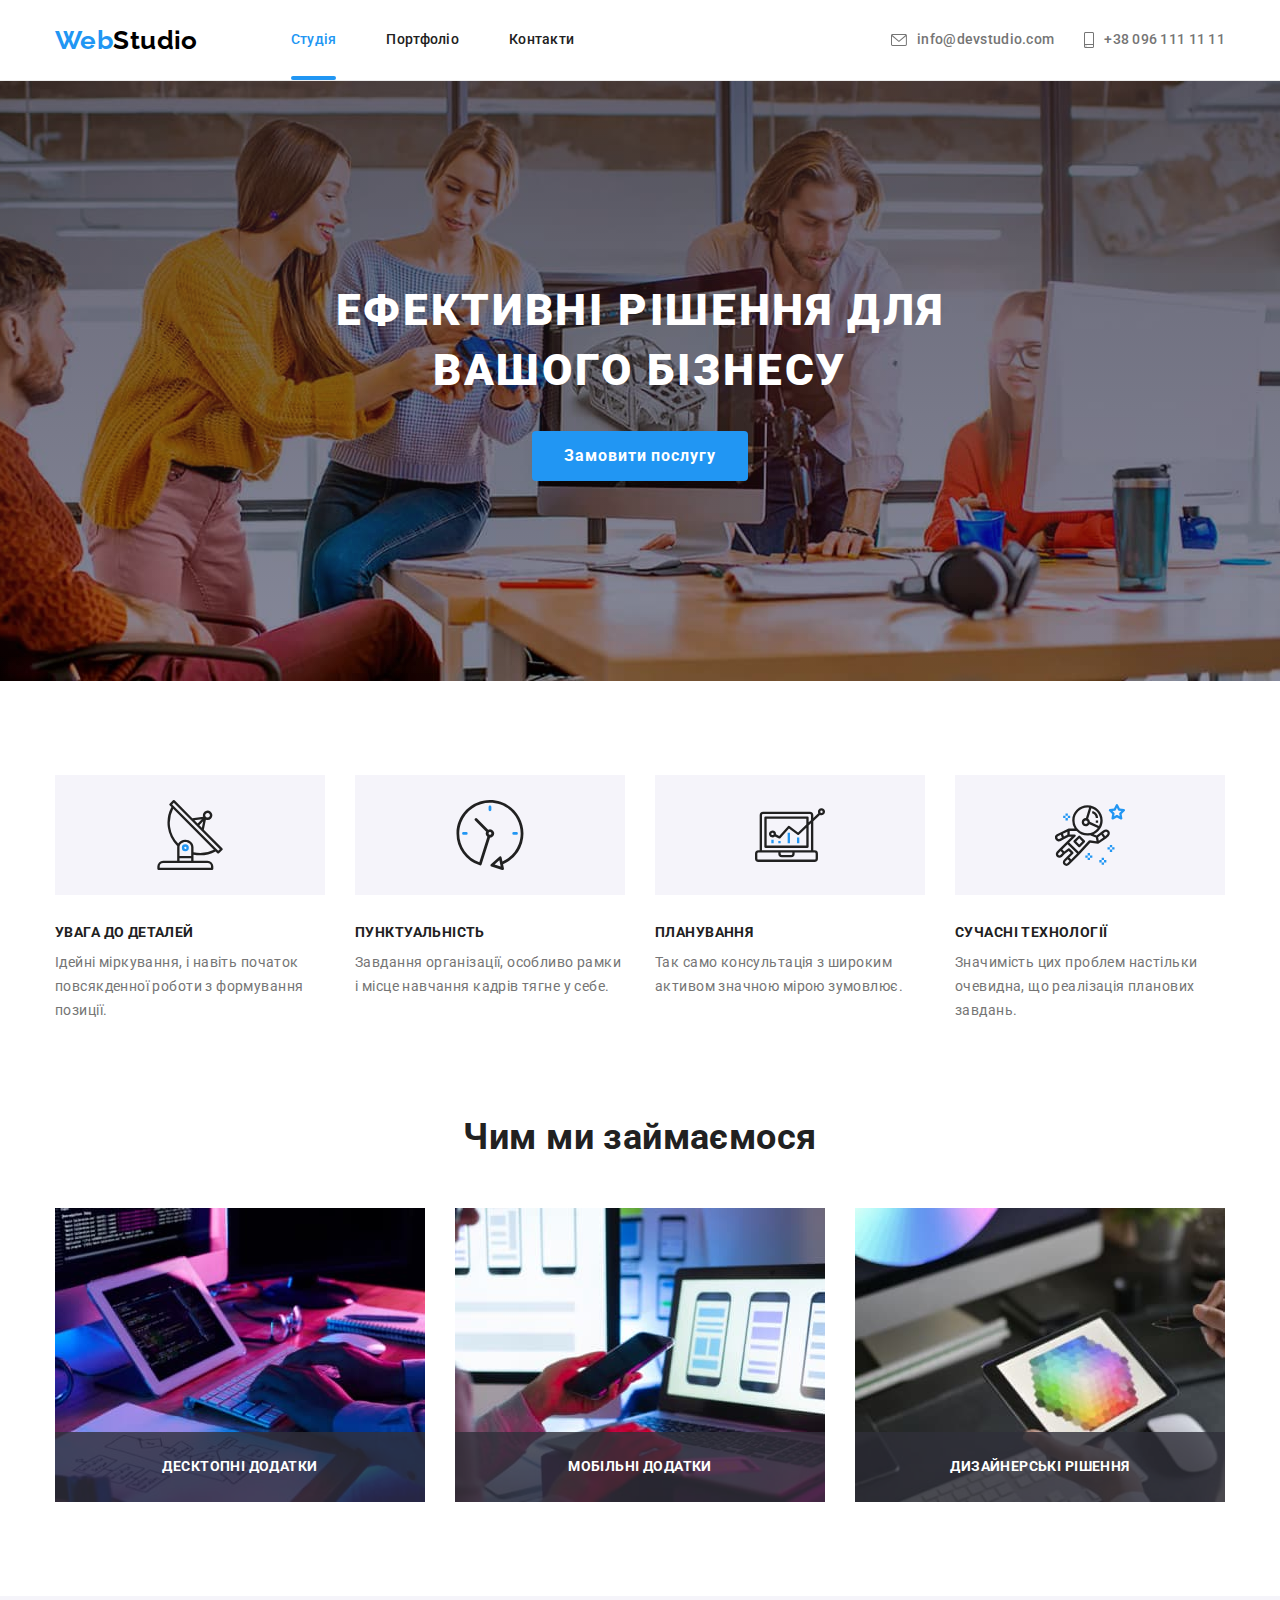
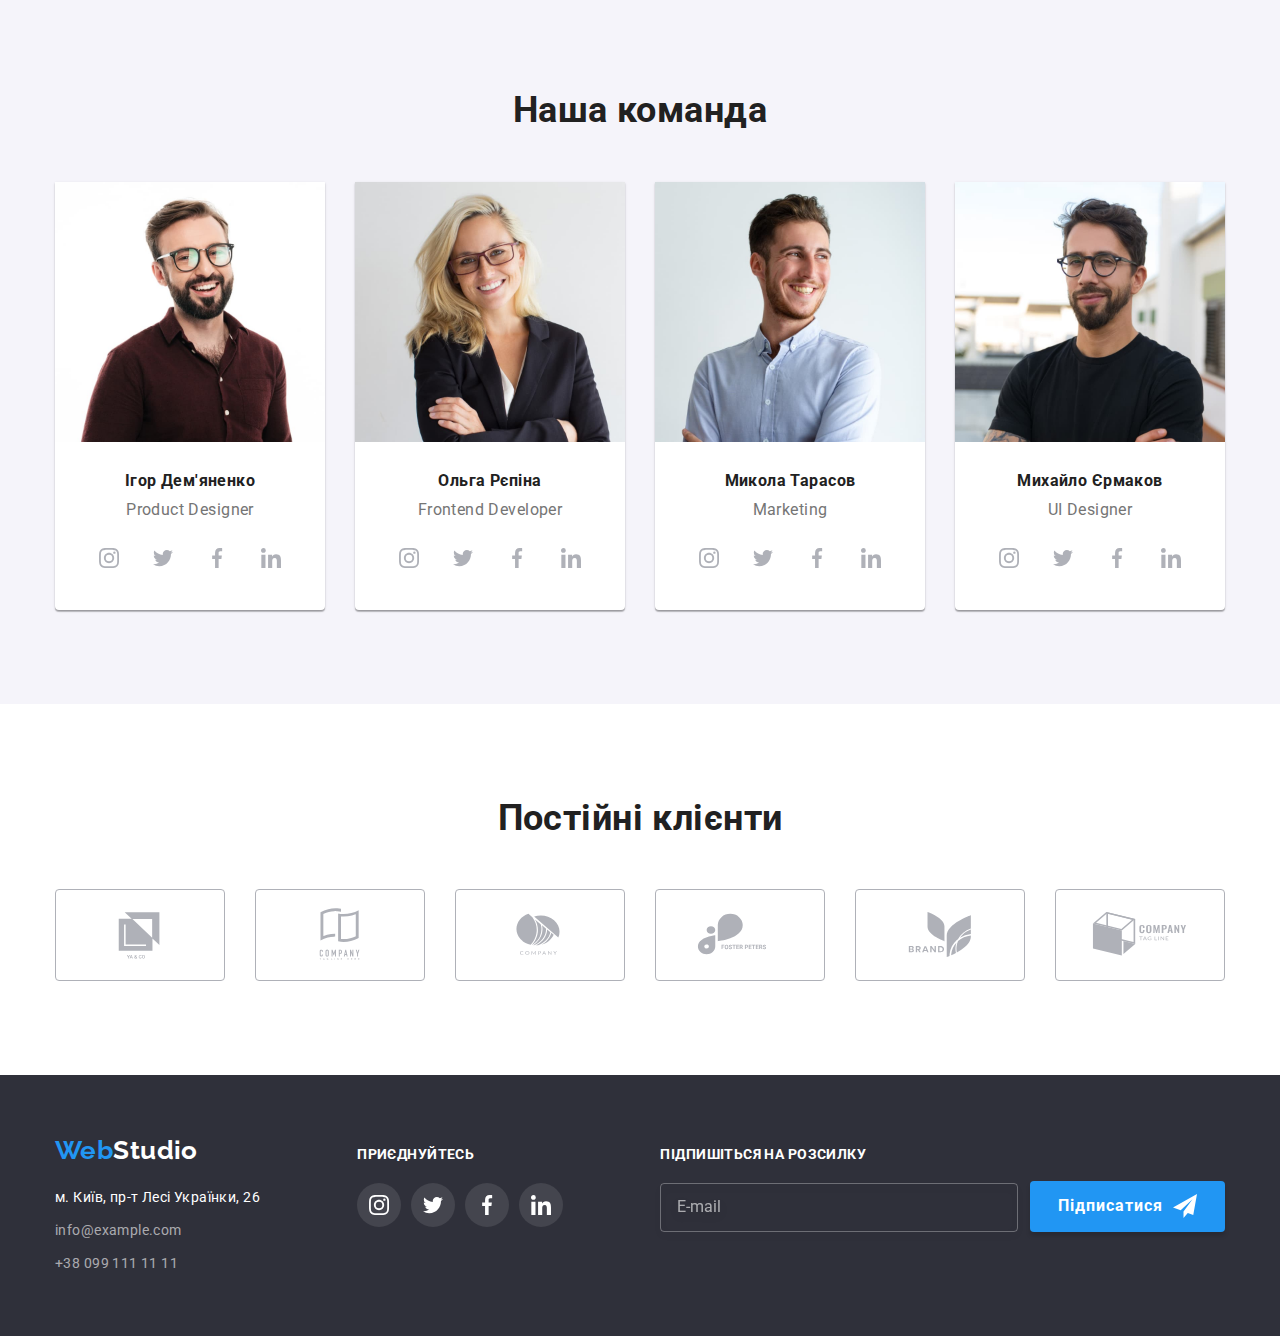
<file: index.html>
<!DOCTYPE html>
<html lang="uk">
  <head>
    <meta charset="UTF-8" />
    <meta http-equiv="X-UA-Compatible" content="IE=edge" />
    <meta name="viewport" content="width=device-width, initial-scale=1.0" />
    <meta name="description" content="Веб-студія з прикладами робіт" />
    <title>Веб-студія</title>
    <link rel="preconnect" href="https://fonts.googleapis.com" />
    <link rel="preconnect" href="https://fonts.gstatic.com" crossorigin />
    <link
      href="https://fonts.googleapis.com/css2?family=Raleway:wght@700&family=Roboto:wght@400;500;700;900&display=swap"
      rel="stylesheet"
    />
    <link
      rel="stylesheet"
      href="https://cdnjs.cloudflare.com/ajax/libs/modern-normalize/1.1.0/modern-normalize.min.css"
    />
    <link rel="stylesheet" href="./css/styles.css" />
  </head>
  <body>
    <!-- Header -->
    <header class="header">
      <div class="container">
        <div class="header-flex-container">
          <nav class="site-nav">
            <a class="link logo" href="./index.html">Web<span class="logo-header">Studio</span></a>
            <ul class="list site-nav__list">
              <li class="site-nav__item">
                <a class="link site-nav-link current-link" href="./index.html">Студія</a>
              </li>
              <li class="site-nav__item">
                <a class="link site-nav-link" href="./portfolio.html">Портфоліо</a>
              </li>
              <li class="site-nav__item">
                <a class="link site-nav-link" href="">Контакти</a>
              </li>
            </ul>
          </nav>
          <ul class="list header-contacts">
            <li class="header-contacts__item">
              <a class="link header-contacts-link" href="malito:info@devstudio.com"
                ><svg class="header-contacts__icon" width="16" height="12">
                  <use href="./images/symbol-defs.svg#icon-envelope"></use>
                </svg>
                info@devstudio.com</a
              >
            </li>
            <li class="header-contacts__item">
              <a class="link header-contacts-link" href="tel:+380961111111">
                <svg
                  class="header-contacts__icon header-contacts__icon-vertical"
                  width="10"
                  height="16"
                >
                  <use href="./images/symbol-defs.svg#icon-smartphone"></use>
                </svg>
                +38 096 111 11 11</a
              >
            </li>
          </ul>
        </div>
      </div>
    </header>
    <main>
      <!-- Hero -->
      <section class="hero">
        <div class="container">
          <h1 class="hero-title">Ефективні рішення для вашого бізнесу</h1>
          <button class="hero-btn" type="button" data-modal-open>Замовити послугу</button>
        </div>
      </section>
      <!-- Features -->
      <section class="features section">
        <div class="container">
          <h2 class="visually-hidden">Наші особливості</h2>
          <ul class="list features-list">
            <li class="features-item">
              <div class="wrapper-features-icon">
                <svg class="features-icon" width="70" height="70">
                  <use href="./images/symbol-defs.svg#icon-antenna"></use>
                </svg>
              </div>
              <h3 class="features-title">Увага до деталей</h3>
              <p class="features-text">
                Ідейні міркування, і навіть початок повсякденної роботи з формування позиції.
              </p>
            </li>
            <li class="features-item">
              <div class="wrapper-features-icon">
                <svg class="features-icon" width="70" height="70">
                  <use href="./images/symbol-defs.svg#icon-clock"></use>
                </svg>
              </div>
              <h3 class="features-title">Пунктуальність</h3>
              <p class="features-text">
                Завдання організації, особливо рамки і місце навчання кадрів тягне у себе.
              </p>
            </li>
            <li class="features-item">
              <div class="wrapper-features-icon">
                <svg class="features-icon" width="70" height="70">
                  <use href="./images/symbol-defs.svg#icon-diagram"></use>
                </svg>
              </div>
              <h3 class="features-title">Планування</h3>
              <p class="features-text">
                Так само консультація з широким активом значною мірою зумовлює.
              </p>
            </li>
            <li class="features-item">
              <div class="wrapper-features-icon">
                <svg class="features-icon" width="70" height="70">
                  <use href="./images/symbol-defs.svg#icon-astronaut"></use>
                </svg>
              </div>
              <h3 class="features-title">Сучасні технології</h3>
              <p class="features-text">
                Значимість цих проблем настільки очевидна, що реалізація планових завдань.
              </p>
            </li>
          </ul>
        </div>
      </section>
      <!-- Чим займаємось -->
      <section class="projects">
        <div class="container">
          <h2 class="section-title">Чим ми займаємося</h2>
          <ul class="list projects-list">
            <li class="projects-item">
              <div class="thumb-projects">
                <img
                  src="./images/image-1.jpg"
                  alt="людина набирає текст на клавіатурі"
                  width="370"
                  height="294"
                />
                <p class="projects-list-text">Десктопні додатки</p>
              </div>
            </li>
            <li class="projects-item">
              <div class="thumb-projects">
                <img
                  src="./images/image-2.jpg"
                  alt="людина тримає телефон перед єкраном ноутбука"
                  width="370"
                  height="294"
                />
                <p class="projects-list-text">Мобільні додатки</p>
              </div>
            </li>
            <li class="projects-item">
              <div class="thumb-projects">
                <img
                  src="./images/image-3.jpg"
                  alt="людина тримає планшет в руках"
                  width="370"
                  height="294"
                />
                <p class="projects-list-text">Дизайнерські рішення</p>
              </div>
            </li>
          </ul>
        </div>
      </section>
      <!-- Our team -->
      <section class="team section">
        <div class="container">
          <h2 class="section-title">Наша команда</h2>
          <ul class="list team-list">
            <li class="team-item">
              <img
                src="./images/men-1.jpg"
                alt="чолвік в окулярах і сорочці"
                width="270"
                height="260"
              />
              <div class="wrapper-team">
                <h3 class="team-list-title">Ігор Дем'яненко</h3>
                <p class="team-list-text" lang="en">Product Designer</p>
                <ul class="team-list-icon list">
                  <li class="team-item-icon">
                    <a class="team-link-icon link" href="" aria-label="instagram">
                      <svg class="team-icon" width="20" height="20" viewBox="0 0 32 32">
                        <use href="./images/symbol-defs.svg#icon-instagram"></use>
                      </svg>
                    </a>
                  </li>
                  <li class="team-item-icon">
                    <a class="team-link-icon link" href="" aria-label="twitter">
                      <svg class="team-icon" width="20" height="20" viewBox="0 0 32 32">
                        <use href="./images/symbol-defs.svg#icon-twitter"></use>
                      </svg>
                    </a>
                  </li>
                  <li class="team-item-icon">
                    <a class="team-link-icon link" href="" aria-label="facebook">
                      <svg class="team-icon" width="20" height="20" viewBox="0 0 32 32">
                        <use href="./images/symbol-defs.svg#icon-facebook"></use>
                      </svg>
                    </a>
                  </li>
                  <li class="team-item-icon">
                    <a class="team-link-icon link" href="" aria-label="linkedin">
                      <svg class="team-icon" width="20" height="20" viewBox="0 0 32 32">
                        <use href="./images/symbol-defs.svg#icon-linkedin"></use>
                      </svg>
                    </a>
                  </li>
                </ul>
              </div>
            </li>
            <li class="team-item">
              <img src="./images/women-2.jpg" alt="дівчина в окулярах" width="270" height="260" />
              <div class="wrapper-team">
                <h3 class="team-list-title">Ольга Рєпіна</h3>
                <p class="team-list-text" lang="en">Frontend Developer</p>
                <ul class="team-list-icon list">
                  <li class="team-item-icon">
                    <a class="team-link-icon link" href="" aria-label="instagram">
                      <svg class="team-icon" width="20" height="20" viewBox="0 0 32 32">
                        <use href="./images/symbol-defs.svg#icon-instagram"></use>
                      </svg>
                    </a>
                  </li>
                  <li class="team-item-icon">
                    <a class="team-link-icon link" href="" aria-label="twitter">
                      <svg class="team-icon" width="20" height="20" viewBox="0 0 32 32">
                        <use href="./images/symbol-defs.svg#icon-twitter"></use>
                      </svg>
                    </a>
                  </li>
                  <li class="team-item-icon">
                    <a class="team-link-icon link" href="" aria-label="facebook">
                      <svg class="team-icon" width="20" height="20" viewBox="0 0 32 32">
                        <use href="./images/symbol-defs.svg#icon-facebook"></use>
                      </svg>
                    </a>
                  </li>
                  <li class="team-item-icon">
                    <a class="team-link-icon link" href="" aria-label="linkedin">
                      <svg class="team-icon" width="20" height="20" viewBox="0 0 32 32">
                        <use href="./images/symbol-defs.svg#icon-linkedin"></use>
                      </svg>
                    </a>
                  </li>
                </ul>
              </div>
            </li>
            <li class="team-item">
              <img
                src="./images/men-3.jpg"
                alt="чоловік в синій сорочці"
                width="270"
                height="260"
              />
              <div class="wrapper-team">
                <h3 class="team-list-title">Микола Тарасов</h3>
                <p class="team-list-text" lang="en">Marketing</p>
                <ul class="team-list-icon list">
                  <li class="team-item-icon">
                    <a class="team-link-icon link" href="" aria-label="instagram">
                      <svg class="team-icon" width="20" height="20" viewBox="0 0 32 32">
                        <use href="./images/symbol-defs.svg#icon-instagram"></use>
                      </svg>
                    </a>
                  </li>
                  <li class="team-item-icon">
                    <a class="team-link-icon link" href="" aria-label="twitter">
                      <svg class="team-icon" width="20" height="20" viewBox="0 0 32 32">
                        <use href="./images/symbol-defs.svg#icon-twitter"></use>
                      </svg>
                    </a>
                  </li>
                  <li class="team-item-icon">
                    <a class="team-link-icon link" href="" aria-label="facebook">
                      <svg class="team-icon" width="20" height="20" viewBox="0 0 32 32">
                        <use href="./images/symbol-defs.svg#icon-facebook"></use>
                      </svg>
                    </a>
                  </li>
                  <li class="team-item-icon">
                    <a class="team-link-icon link" href="" aria-label="linkedin">
                      <svg class="team-icon" width="20" height="20" viewBox="0 0 32 32">
                        <use href="./images/symbol-defs.svg#icon-linkedin"></use>
                      </svg>
                    </a>
                  </li>
                </ul>
              </div>
            </li>
            <li class="team-item">
              <img
                src="./images/men-4.jpg"
                alt="чоловік в окулярах і чорній футболці"
                width="270"
                height="260"
              />
              <div class="wrapper-team">
                <h3 class="team-list-title">Михайло Єрмаков</h3>
                <p class="team-list-text" lang="en">UI Designer</p>
                <ul class="team-list-icon list">
                  <li class="team-item-icon">
                    <a class="team-link-icon link" href="" aria-label="instagram">
                      <svg class="team-icon" width="20" height="20" viewBox="0 0 32 32">
                        <use href="./images/symbol-defs.svg#icon-instagram"></use>
                      </svg>
                    </a>
                  </li>
                  <li class="team-item-icon">
                    <a class="team-link-icon link" href="" aria-label="twitter">
                      <svg class="team-icon" width="20" height="20" viewBox="0 0 32 32">
                        <use href="./images/symbol-defs.svg#icon-twitter"></use>
                      </svg>
                    </a>
                  </li>
                  <li class="team-item-icon">
                    <a class="team-link-icon link" href="" aria-label="facebook">
                      <svg class="team-icon" width="20" height="20" viewBox="0 0 32 32">
                        <use href="./images/symbol-defs.svg#icon-facebook"></use>
                      </svg>
                    </a>
                  </li>
                  <li class="team-item-icon">
                    <a class="team-link-icon link" href="" aria-label="linkedin">
                      <svg class="team-icon" width="20" height="20" viewBox="0 0 32 32">
                        <use href="./images/symbol-defs.svg#icon-linkedin"></use>
                      </svg>
                    </a>
                  </li>
                </ul>
              </div>
            </li>
          </ul>
        </div>
      </section>
      <!-- Clients -->
      <section class="clients section">
        <div class="container">
          <h2 class="section-title">Постійні клієнти</h2>
          <ul class="clients-list list">
            <li class="clients-item">
              <a lang="en" class="clients-link" href="" aria-label="company YA & CO">
                <svg class="clients-icon" width="106" height="60">
                  <use href="./images/symbol-defs.svg#icon-client-1"></use>
                </svg>
              </a>
            </li>
            <li class="clients-item">
              <a lang="en" class="clients-link" href="" aria-label="company Tagline here">
                <svg class="clients-icon" width="106" height="60">
                  <use href="./images/symbol-defs.svg#icon-client-2"></use>
                </svg>
              </a>
            </li>
            <li class="clients-item">
              <a lang="en" class="clients-link" href="" aria-label="company">
                <svg class="clients-icon" width="106" height="60">
                  <use href="./images/symbol-defs.svg#icon-client-3"></use>
                </svg>
              </a>
            </li>
            <li class="clients-item">
              <a lang="en" class="clients-link" href="" aria-label="company FOSTER PETERS">
                <svg class="clients-icon" width="106" height="60">
                  <use href="./images/symbol-defs.svg#icon-client-4"></use>
                </svg>
              </a>
            </li>
            <li class="clients-item">
              <a lang="en" class="clients-link" href="" aria-label="company Brand">
                <svg class="clients-icon" width="106" height="60">
                  <use href="./images/symbol-defs.svg#icon-client-5"></use>
                </svg>
              </a>
            </li>
            <li class="clients-item">
              <a lang="en" class="clients-link" href="" aria-label="company Tag Line">
                <svg class="clients-icon" width="106" height="60">
                  <use href="./images/symbol-defs.svg#icon-client-6"></use>
                </svg>
              </a>
            </li>
          </ul>
        </div>
      </section>
    </main>
    <!-- Footer -->
    <footer class="footer">
      <div class="container">
        <div class="wrapper-footer-address">
          <a class="link logo" href="./index.html">Web<span class="logo-footer">Studio</span> </a>
          <address class="footer-address">
            <ul class="list footer-list">
              <li class="footer-item">
                <a
                  class="link footer-link footer-address-link"
                  href="https://goo.gl/maps/osZWfCpVYim8cWyT9"
                  rel="noopener noreferrer nofollow"
                  target="_blank"
                  >м. Київ, пр-т Лесі Українки, 26</a
                >
              </li>
              <li class="footer-item">
                <a class="link footer-link" href="mailto:info@example.com">info@example.com</a>
              </li>
              <li class="footer-item">
                <a class="link footer-link" href="tel:+380991111111">+38 099 111 11 11</a>
              </li>
            </ul>
          </address>
        </div>
        <div class="wpapper-list-icon">
          <h2 class="footer-title">приєднуйтесь</h2>
          <ul class="footer-list-icon list">
            <li class="footer-item-icon">
              <a class="footer-link-icon" href="">
                <svg class="footer-icon" width="20" height="20">
                  <use href="./images/symbol-defs.svg#icon-instagram"></use>
                </svg>
              </a>
            </li>
            <li class="footer-item-icon">
              <a class="footer-link-icon" href="">
                <svg class="footer-icon" width="20" height="20">
                  <use href="./images/symbol-defs.svg#icon-twitter"></use>
                </svg>
              </a>
            </li>
            <li class="footer-item-icon">
              <a class="footer-link-icon" href="">
                <svg class="footer-icon" width="20" height="20">
                  <use href="./images/symbol-defs.svg#icon-facebook"></use>
                </svg>
              </a>
            </li>
            <li class="footer-item-icon">
              <a class="footer-link-icon" href="">
                <svg class="footer-icon" width="20" height="20">
                  <use href="./images/symbol-defs.svg#icon-linkedin"></use>
                </svg>
              </a>
            </li>
          </ul>
        </div>
        <form class="footer-form">
          <label class="footer-form-label">
            <b class="footer-form-text">Підпишіться на розсилку</b>
            <input class="footer-form-input" type="email" name="mail" placeholder="E-mail" />
          </label>
          <button class="footer-form-btn" type="submit">
            <span class="form-content">
              Підписатися
              <svg class="footer-form-icon" width="24" height="24">
                <use href="./images/symbol-defs.svg#icon-send"></use>
              </svg>
            </span>
          </button>
        </form>
      </div>
    </footer>

    <!-- BACKDROP-MODAL -->
    <div class="backdrop is-hidden" data-modal>
      <div class="modal">
        <button class="modal-btn" type="button" data-modal-close>
          <svg class="modal-form-close" width="18" height="18">
            <use href="./images/symbol-defs.svg#icon-form-close"></use>
          </svg>
        </button>
        <form class="modal-form">
          <p class="modal-form-title">Залиште свої дані, ми вам передзвонимо</p>
          <label class="modal-form-label"
            >Ім'я
            <svg class="modal-form-icon" width="18" height="18">
              <use href="./images/symbol-defs.svg#icon-form-person"></use>
            </svg>
            <input class="modal-form-input" type="text" name="user-name" />
          </label>

          <label class="modal-form-label"
            >Телефон
            <svg class="modal-form-icon" width="18" height="18">
              <use href="./images/symbol-defs.svg#icon-form-phone"></use>
            </svg>
            <input class="modal-form-input" type="tel" name="phone" />
          </label>

          <label class="modal-form-label"
            >Пошта
            <svg class="modal-form-icon" width="18" height="18">
              <use href="./images/symbol-defs.svg#icon-form-email"></use>
            </svg>
            <input class="modal-form-input" type="email" name="mail" />
          </label>

          <label class="modal-form-label"
            >Коментар
            <textarea
              class="modal-form-input input-coment"
              name="coment"
              placeholder="Введіть текст"
            ></textarea>
          </label>

          <label class="modal-checkbox">
            <input class="modal-checkbox-input" type="checkbox" name="terms-contract" />
            <svg class="modal-checkbox-icon" width="16" height="15">
              <use href="./images/sprite.svg#icon-Vector"></use>
            </svg>
            <b class="modal-checkbox-text"
              >Погоджуюся з розсилкою та приймаю
              <a class="modal-checkbox-link" href="">Умови договору</a></b
            >
          </label>
          <button class="modal-form-btn" type="submit">Відправити</button>
        </form>
      </div>
    </div>
    <script src="./js/modal.js"></script>
  </body>
</html>
</file>
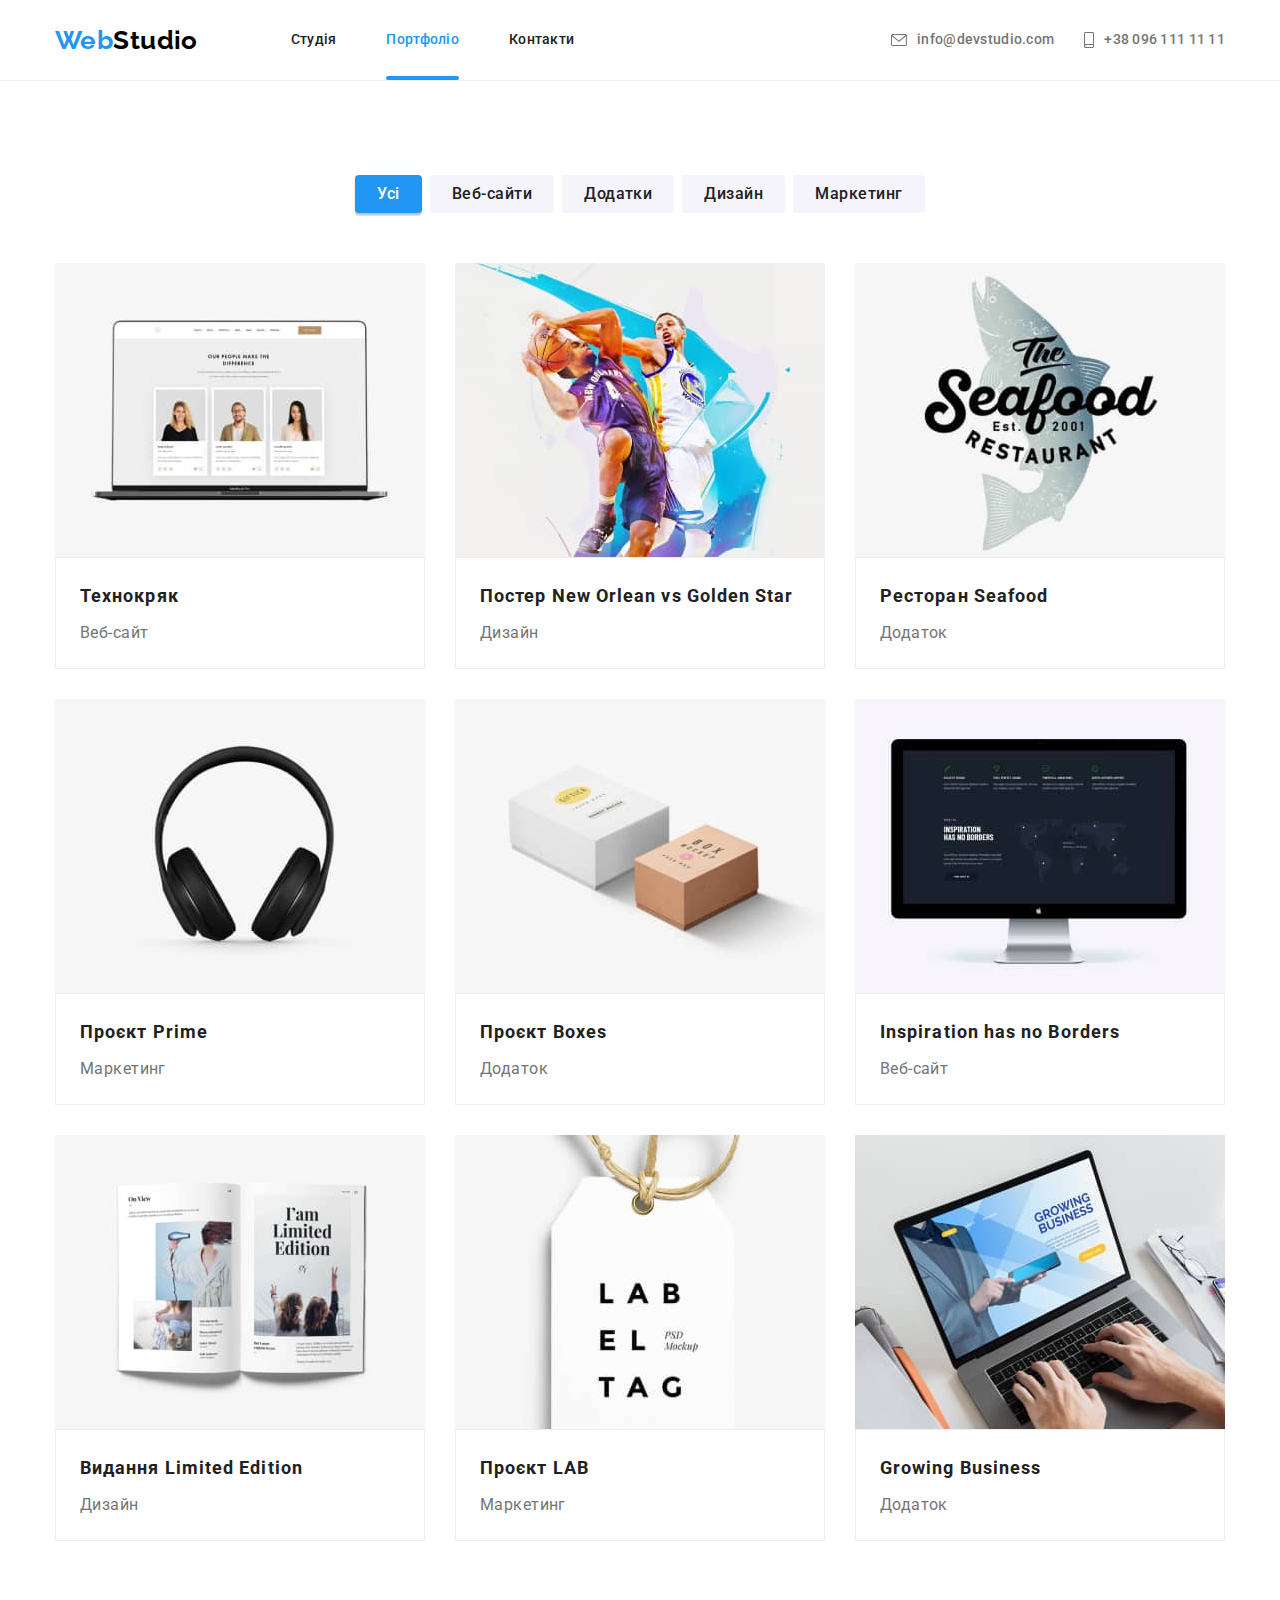
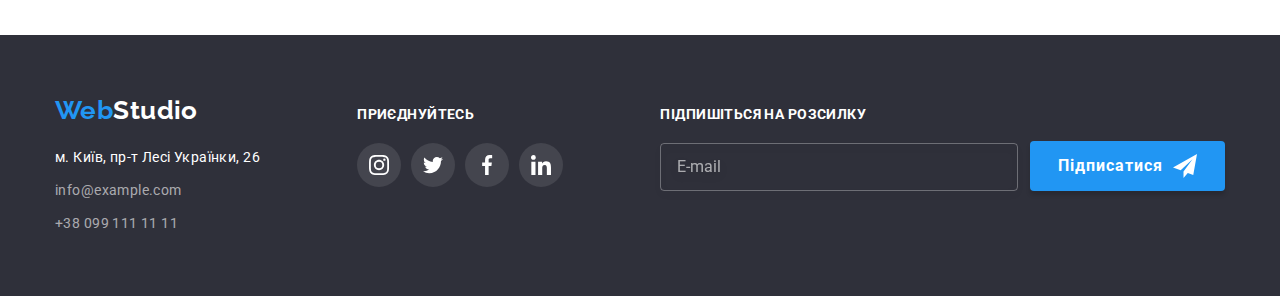
<file: portfolio.html>
<!DOCTYPE html>
<html lang="uk">
  <head>
    <meta charset="UTF-8" />
    <meta http-equiv="X-UA-Compatible" content="IE=edge" />
    <meta name="viewport" content="width=device-width, initial-scale=1.0" />
    <title>Портфоліо</title>
    <link rel="preconnect" href="https://fonts.googleapis.com" />
    <link rel="preconnect" href="https://fonts.gstatic.com" crossorigin />
    <link
      href="https://fonts.googleapis.com/css2?family=Raleway:wght@700&family=Roboto:wght@400;500;700;900&display=swap"
      rel="stylesheet"
    />
    <link
      rel="stylesheet"
      href="https://cdnjs.cloudflare.com/ajax/libs/modern-normalize/1.1.0/modern-normalize.min.css"
    />
    <link rel="stylesheet" href="./css/styles.css" />
  </head>
  <body>
    <!-- Header -->
    <header class="header">
      <div class="container">
        <div class="header-flex-container">
          <nav class="site-nav">
            <a class="link logo" href="./index.html">Web<span class="logo-header">Studio</span></a>
            <ul class="list site-nav__list">
              <li class="site-nav__item">
                <a class="link site-nav-link" href="./index.html">Студія</a>
              </li>
              <li class="site-nav__item">
                <a class="link site-nav-link current-link" href="./portfolio.html">Портфоліо</a>
              </li>
              <li class="site-nav__item">
                <a class="link site-nav-link" href="">Контакти</a>
              </li>
            </ul>
          </nav>
          <ul class="list header-contacts">
            <li class="header-contacts__item">
              <a class="link header-contacts-link" href="malito:info@devstudio.com"
                ><svg class="header-contacts__icon" width="16" height="12">
                  <use href="./images/symbol-defs.svg#icon-envelope"></use>
                </svg>
                info@devstudio.com</a
              >
            </li>
            <li class="header-contacts__item">
              <a class="link header-contacts-link" href="tel:+380961111111">
                <svg
                  class="header-contacts__icon header-contacts__icon-vertical"
                  width="10"
                  height="16"
                >
                  <use href="./images/symbol-defs.svg#icon-smartphone"></use>
                </svg>
                +38 096 111 11 11</a
              >
            </li>
          </ul>
        </div>
      </div>
    </header>
    <main>
      <!-- Portfolio -->
      <section class="portfolio section">
        <div class="container">
          <h1 class="visually-hidden">Портфоліо</h1>
          <ul class="list filter-list">
            <li class="filter-item">
              <button class="filter-btn current-btn" type="button">Усі</button>
            </li>
            <li class="filter-item">
              <button class="filter-btn" type="button">Веб-сайти</button>
            </li>
            <li class="filter-item">
              <button class="filter-btn" type="button">Додатки</button>
            </li>
            <li class="filter-item">
              <button class="filter-btn" type="button">Дизайн</button>
            </li>
            <li class="filter-item">
              <button class="filter-btn" type="button">Маркетинг</button>
            </li>
          </ul>
          <ul class="list portfolio-list">
            <li class="portfolio-list-item">
              <a class="portfolio-list-link link" href="">
                <div class="thumb-portfolio-img">
                  <img
                    src="./images/portfolio/tehno.jpg"
                    alt="веб-сайту Технокряк"
                    width="370"
                    height="294"
                  />
                  <div class="overlay-portfolio">
                    <p class="portfolio-desk">
                      Ресурс пропонує комплексні пропозиції з різним рівнем функціоналу та сервісів.
                      Все це дозволить відвідувачу отримати вичерпні відомості про компанію чи
                      приватну особу.
                    </p>
                  </div>
                </div>
                <div class="wrapper-portfolio">
                  <h2 class="portfolio-title">Технокряк</h2>
                  <p class="portfolio-text">Веб-сайт</p>
                </div>
              </a>
            </li>
            <li class="portfolio-list-item">
              <a class="portfolio-list-link link" href="">
                <div class="thumb-portfolio-img">
                  <img
                    src="./images/portfolio/new-orlean.jpg"
                    alt="два чолвіка грають в батскетбол"
                    width="370"
                    height="294"
                  />
                  <div class="overlay-portfolio">
                    <p class="portfolio-desk">
                      Ресурс пропонує комплексні пропозиції з різним рівнем функціоналу та сервісів.
                      Все це дозволить відвідувачу отримати вичерпні відомості про компанію чи
                      приватну особу.
                    </p>
                  </div>
                </div>

                <div class="wrapper-portfolio">
                  <h2 class="portfolio-title">Постер New Orlean vs Golden Star</h2>
                  <p class="portfolio-text">Дизайн</p>
                </div>
              </a>
            </li>
            <li class="portfolio-list-item">
              <a class="portfolio-list-link link" href="">
                <div class="thumb-portfolio-img">
                  <img
                    src="./images/portfolio/seafood.jpg"
                    alt="логотип ресторану"
                    width="370"
                    height="294"
                  />
                  <div class="overlay-portfolio">
                    <p class="portfolio-desk">
                      Ресурс пропонує комплексні пропозиції з різним рівнем функціоналу та сервісів.
                      Все це дозволить відвідувачу отримати вичерпні відомості про компанію чи
                      приватну особу.
                    </p>
                  </div>
                </div>

                <div class="wrapper-portfolio">
                  <h2 class="portfolio-title">Ресторан Seafood</h2>
                  <p class="portfolio-text">Додаток</p>
                </div>
              </a>
            </li>
            <li class="portfolio-list-item">
              <a class="portfolio-list-link link" href="">
                <div class="thumb-portfolio-img">
                  <img
                    src="./images/portfolio/prime.jpg"
                    alt="чорні навушники"
                    width="370"
                    height="294"
                  />
                  <div class="overlay-portfolio">
                    <p class="portfolio-desk">
                      Ресурс пропонує комплексні пропозиції з різним рівнем функціоналу та сервісів.
                      Все це дозволить відвідувачу отримати вичерпні відомості про компанію чи
                      приватну особу.
                    </p>
                  </div>
                </div>

                <div class="wrapper-portfolio">
                  <h2 class="portfolio-title">Проєкт Prime</h2>
                  <p class="portfolio-text">Маркетинг</p>
                </div>
              </a>
            </li>
            <li class="portfolio-list-item">
              <a class="portfolio-list-link link" href="">
                <div class="thumb-portfolio-img">
                  <img
                    src="./images/portfolio/boxes.jpg"
                    alt="одна біла кобка, одна коричнева"
                    width="370"
                    height="294"
                  />
                  <div class="overlay-portfolio">
                    <p class="portfolio-desk">
                      Ресурс пропонує комплексні пропозиції з різним рівнем функціоналу та сервісів.
                      Все це дозволить відвідувачу отримати вичерпні відомості про компанію чи
                      приватну особу.
                    </p>
                  </div>
                </div>

                <div class="wrapper-portfolio">
                  <h2 class="portfolio-title">Проєкт Boxes</h2>
                  <p class="portfolio-text">Додаток</p>
                </div>
              </a>
            </li>
            <li class="portfolio-list-item">
              <a class="portfolio-list-link link" href="">
                <div class="thumb-portfolio-img">
                  <img
                    src="./images/portfolio/inspiration.jpg"
                    alt="монітор комп'ютера"
                    width="370"
                    height="294"
                  />
                  <div class="overlay-portfolio">
                    <p class="portfolio-desk">
                      Ресурс пропонує комплексні пропозиції з різним рівнем функціоналу та сервісів.
                      Все це дозволить відвідувачу отримати вичерпні відомості про компанію чи
                      приватну особу.
                    </p>
                  </div>
                </div>

                <div class="wrapper-portfolio">
                  <h2 class="portfolio-title">Inspiration has no Borders</h2>
                  <p class="portfolio-text">Веб-сайт</p>
                </div>
              </a>
            </li>
            <li class="portfolio-list-item">
              <a class="portfolio-list-link link" href="">
                <div class="thumb-portfolio-img">
                  <img
                    src="./images/portfolio/limited-edition.jpg"
                    alt="відкритий журнал"
                    width="370"
                    height="294"
                  />
                  <div class="overlay-portfolio">
                    <p class="portfolio-desk">
                      Ресурс пропонує комплексні пропозиції з різним рівнем функціоналу та сервісів.
                      Все це дозволить відвідувачу отримати вичерпні відомості про компанію чи
                      приватну особу.
                    </p>
                  </div>
                </div>

                <div class="wrapper-portfolio">
                  <h2 class="portfolio-title">Видання Limited Edition</h2>
                  <p class="portfolio-text">Дизайн</p>
                </div>
              </a>
            </li>
            <li class="portfolio-list-item">
              <a class="portfolio-list-link link" href="">
                <div class="thumb-portfolio-img">
                  <img src="./images/portfolio/lab.jpg" alt="біла лейба" width="370" height="294" />
                  <div class="overlay-portfolio">
                    <p class="portfolio-desk">
                      Ресурс пропонує комплексні пропозиції з різним рівнем функціоналу та сервісів.
                      Все це дозволить відвідувачу отримати вичерпні відомості про компанію чи
                      приватну особу.
                    </p>
                  </div>
                </div>

                <div class="wrapper-portfolio">
                  <h2 class="portfolio-title">Проєкт LAB</h2>
                  <p class="portfolio-text">Маркетинг</p>
                </div>
              </a>
            </li>
            <li class="portfolio-list-item">
              <a class="portfolio-list-link link" href="">
                <div class="thumb-portfolio-img">
                  <img
                    src="./images/portfolio/growing.jpg"
                    alt="людина друкує на ноутбуці"
                    width="370"
                    height="294"
                  />
                  <div class="overlay-portfolio">
                    <p class="portfolio-desk">
                      Ресурс пропонує комплексні пропозиції з різним рівнем функціоналу та сервісів.
                      Все це дозволить відвідувачу отримати вичерпні відомості про компанію чи
                      приватну особу.
                    </p>
                  </div>
                </div>

                <div class="wrapper-portfolio">
                  <h2 class="portfolio-title">Growing Business</h2>
                  <p class="portfolio-text">Додаток</p>
                </div>
              </a>
            </li>
          </ul>
        </div>
      </section>
    </main>
    <!-- Footer -->
    <footer class="footer">
      <div class="container">
        <div class="wrapper-footer-address">
          <a class="link logo" href="./index.html">Web<span class="logo-footer">Studio</span> </a>
          <address class="footer-address">
            <ul class="list footer-list">
              <li class="footer-item">
                <a
                  class="link footer-link footer-address-link"
                  href="https://goo.gl/maps/osZWfCpVYim8cWyT9"
                  rel="noopener noreferrer nofollow"
                  target="_blank"
                  >м. Київ, пр-т Лесі Українки, 26</a
                >
              </li>
              <li class="footer-item">
                <a class="link footer-link" href="mailto:info@example.com">info@example.com</a>
              </li>
              <li class="footer-item">
                <a class="link footer-link" href="tel:+380991111111">+38 099 111 11 11</a>
              </li>
            </ul>
          </address>
        </div>
        <div class="wpapper-list-icon">
          <h2 class="footer-title">приєднуйтесь</h2>
          <ul class="footer-list-icon list">
            <li class="footer-item-icon">
              <a class="footer-link-icon" href="">
                <svg class="footer-icon" width="20" height="20">
                  <use href="./images/symbol-defs.svg#icon-instagram"></use>
                </svg>
              </a>
            </li>
            <li class="footer-item-icon">
              <a class="footer-link-icon" href="">
                <svg class="footer-icon" width="20" height="20">
                  <use href="./images/symbol-defs.svg#icon-twitter"></use>
                </svg>
              </a>
            </li>
            <li class="footer-item-icon">
              <a class="footer-link-icon" href="">
                <svg class="footer-icon" width="20" height="20">
                  <use href="./images/symbol-defs.svg#icon-facebook"></use>
                </svg>
              </a>
            </li>
            <li class="footer-item-icon">
              <a class="footer-link-icon" href="">
                <svg class="footer-icon" width="20" height="20">
                  <use href="./images/symbol-defs.svg#icon-linkedin"></use>
                </svg>
              </a>
            </li>
          </ul>
        </div>
        <form class="footer-form">
          <label class="footer-form-label">
            <b class="footer-form-text">Підпишіться на розсилку</b>
            <input class="footer-form-input" type="email" name="mail" placeholder="E-mail" />
          </label>
          <button class="footer-form-btn" type="submit">
            <span class="form-content">
              Підписатися
              <svg class="footer-form-icon" width="24" height="24">
                <use href="./images/symbol-defs.svg#icon-send"></use>
              </svg>
            </span>
          </button>
        </form>
      </div>
    </footer>
  </body>
</html>
</file>
<file: css/styles.css>
:root {
  --main-color: #212121;
  --secondary-color: #757575;
  --accent-color: #2196f3;
  --main-bg-color: #ffffff;
  --white-color-text: #ffffff;
  --letter-spacing: 0.03em;
  --main-indent-padding: 94px;
  --main-font-size: 14px;
}

*,
::after,
::before {
  box-sizing: border-box;
}

body {
  font-family: 'Roboto', sans-serif;
  font-size: var(--main-font-size);
  letter-spacing: var(--letter-spacing);
  color: var(--main-color);
  background-color: var(--main-bg-color);
}

/*==============UTTILS ===================*/

.list {
  list-style: none;
  padding-left: 0;
  margin-top: 0;
  margin-bottom: 0;
}

.link {
  text-decoration: none;
  color: currentColor;
}

h1,
h2,
h3,
p {
  margin-top: 0;
  margin-bottom: 0;
}

img {
  display: block;
  max-width: 100%;
  height: auto;
}

.visually-hidden {
  position: absolute;
  white-space: nowrap;
  width: 1px;
  height: 1px;
  overflow: hidden;
  border: 0;
  padding: 0;
  clip: rect(0 0 0 0);
  clip-path: inset(50%);
  margin: -1px;
}
/* ==============/UTILS===================== */

/* =============COMPONENTS================== */

.container {
  max-width: 1200px;
  padding-left: 15px;
  padding-right: 15px;
  margin-left: auto;
  margin-right: auto;
}

.section {
  padding-top: var(--main-indent-padding);
  padding-bottom: var(--main-indent-padding);
}

.logo {
  font-family: 'Raleway';
  font-weight: 700;
  font-size: 26px;
  line-height: 1.19;

  color: var(--accent-color);
}

.section-title {
  margin-bottom: 50px;

  font-size: 36px;
  line-height: 1.16;
  text-align: center;
}
/* ================/COMPONENTS================ */

/* =================HEADER====================== */

.header {
  border-bottom: 1px solid #ececec;
}

.header-flex-container {
  display: flex;
  align-items: center;
}

/* -----навигація ------*/
.site-nav {
  display: flex;
  align-items: center;
}

.logo-header {
  color: #000000;
}

.site-nav__list {
  display: flex;
  column-gap: 50px;
  margin-left: 93px;
}

.site-nav-link {
  display: block;
  padding-top: 32px;
  padding-bottom: 32px;

  font-weight: 500;
  line-height: 1.14;
  letter-spacing: 0.02em;

  transition: color 250ms cubic-bezier(0.4, 0, 0.2, 1);
}
.site-nav-link:hover,
.site-nav-link:focus {
  color: var(--accent-color);
}
.current-link {
  position: relative;
  color: var(--accent-color);
}

.current-link::after {
  content: '';
  display: inline-block;
  position: absolute;
  bottom: 0;
  left: 0;
  width: 100%;
  height: 4px;
  background-color: currentColor;
  border-radius: 2px;
}

/* -------------контакти header-------------- */
.header-contacts {
  display: flex;
  column-gap: 30px;
  align-items: center;
  margin-left: auto;
}

.header-contacts-link {
  display: flex;
  align-items: center;
  justify-content: center;
  padding-top: 32px;
  padding-bottom: 32px;
  font-weight: 500;
  line-height: 1.14;
  letter-spacing: 0.02em;

  color: var(--secondary-color);

  transition: color 250ms cubic-bezier(0.4, 0, 0.2, 1);
}
.header-contacts-link:hover,
.header-contacts-link:focus {
  color: var(--accent-color);
}
.header-contacts-link:hover .header-contacts__icon,
.header-contacts-link:focus .header-contacts__icon {
  fill: currentColor;
}

.header-contacts__icon {
  margin-right: 10px;
  fill: currentColor;

  transition: fill 250ms cubic-bezier(0.4, 0, 0.2, 1);
}
/* ================/HEADER======================= */

/* =================HERO=========================*/

.hero {
  margin-left: auto;
  margin-right: auto;
  padding-top: 200px;
  padding-bottom: 200px;
  max-width: 1600px;
  text-align: center;
  background-image: linear-gradient(to bottom, rgba(55, 47, 58, 0.4) 0%, rgba(55, 47, 58, 0) 100%),
    url(../images/bg-img.jpg);
  background-repeat: no-repeat;
  background-position: center;
  background-size: cover;
  background-color: #2f303a;
}

.hero-title {
  max-width: 696px;
  margin: 0 auto 30px;
  font-weight: 900;
  font-size: 44px;
  line-height: 1.36;
  letter-spacing: 0.06em;
  text-transform: uppercase;

  color: var(--white-color-text);
}

.hero-btn {
  padding: 10px 32px;
  border-radius: 4px;
  border: transparent;

  font-weight: 700;
  font-size: 16px;
  line-height: 1.88;
  letter-spacing: 0.06em;

  color: var(--white-color-text);
  background-color: var(--accent-color);

  cursor: pointer;
  transition: background-color 250ms cubic-bezier(0.4, 0, 0.2, 1),
    box-shadow 250ms cubic-bezier(0.4, 0, 0.2, 1);
}

.hero-btn:hover,
.hero-btn:focus {
  background-color: #188ce8;
  box-shadow: 0px 4px 4px rgba(0, 0, 0, 0.15);
}

/* ===============/HERO========================= */

/* ==================FEATURES==================== */

.features-list {
  display: flex;
  flex-wrap: wrap;
  gap: 30px;
}

.features-item {
  flex-basis: calc((100% - 90px) / 4);
}

.features-title {
  margin-bottom: 10px;

  font-size: 14px;
  line-height: 1.14;
  text-transform: uppercase;
}

.features-text {
  line-height: 1.71;

  color: var(--secondary-color);
}

/* ------------icon-------------- */
.wrapper-features-icon {
  display: flex;
  align-items: center;
  justify-content: center;
  min-height: 120px;
  margin-bottom: 30px;

  background-color: #f5f4fa;
}
/* =============/FEATURES==================== */

/* ==============PROJECTS=====================*/

.projects {
  padding-bottom: 94px;
}

.projects-list {
  display: flex;
  flex-wrap: wrap;
  column-gap: 30px;
}

.projects-item {
  flex-basis: calc((100% - 60px) / 3);
}

.thumb-projects {
  position: relative;
}

.projects-list-text {
  position: absolute;
  bottom: 0;
  width: 100%;
  height: 70px;
  display: flex;
  align-items: center;
  justify-content: center;
  font-weight: 700;
  line-height: 1.14;
  text-transform: uppercase;
  background-color: rgba(47, 48, 58, 0.8);
  color: var(--white-color-text);
}
/* =================/PROJECTS==================== */

/* =====================TEAM======================*/

.team {
  background-color: #f5f4fa;
}

.wrapper-team {
  padding: 30px 32px;
}
.team-list-title {
  font-size: 16px;
  line-height: 1.18;
}

.team-list-text {
  margin-top: 10px;
  margin-bottom: 16px;

  font-size: 16px;
  line-height: 1.18;

  color: var(--secondary-color);
}

.team-list {
  display: flex;
  flex-wrap: wrap;
  text-align: center;
  gap: 30px;
}

.team-item {
  flex-basis: calc((100% - 90px) / 4);
  box-shadow: 0px 1px 3px rgba(0, 0, 0, 0.12), 0px 1px 1px rgba(0, 0, 0, 0.14),
    0px 2px 1px rgba(0, 0, 0, 0.2);
  border-radius: 0px 0px 4px 4px;

  background-color: var(--main-bg-color);
}

/*-------------- team-icon----------------- */
.team-list-icon {
  display: flex;
  column-gap: 10px;
}

.team-link-icon {
  display: flex;
  align-items: center;
  justify-content: center;
  min-width: 44px;
  min-height: 44px;
  border-radius: 50%;
  fill: #afb1b8;

  transition: background-color 250ms cubic-bezier(0.4, 0, 0.2, 1),
    fill 250ms cubic-bezier(0.4, 0, 0.2, 1);
}

.team-link-icon:hover,
.team-link-icon:focus {
  fill: var(--white-color-text);
  background-color: var(--accent-color);
}

/* ================/TEAM====================== */

/* ================CLIENTS===================== */

.clients-list {
  display: flex;
  flex-wrap: wrap;
  justify-content: center;
  gap: 30px;
}

.clients-item {
  flex-basis: calc((100% - 150px) / 6);
}

.clients-link {
  display: flex;
  align-items: center;
  justify-content: center;
  min-height: 92px;
  border: 1px solid #afb1b8;
  border-radius: 4px;

  transition: border 250ms cubic-bezier(0.4, 0, 0.2, 1);
}

.clients-link:hover,
.clients-link:focus {
  border: 1px solid var(--accent-color);
}
.clients-icon {
  fill: #afb1b8;

  transition: fill 250ms cubic-bezier(0.4, 0, 0.2, 1);
}
.clients-link:hover .clients-icon,
.clients-link:focus .clients-icon {
  fill: var(--accent-color);
}
/* ===============/CLIENTS====================== */

/* ================FOOTER======================== */

.footer {
  padding-top: 60px;
  padding-bottom: 60px;
  background-color: #2f303a;
}

.footer .container {
  display: flex;
  align-items: baseline;
  justify-content: space-between;
}

.wrapper-footer-address {
  flex-direction: column;
}

.wpapper-list-icon {
  flex-direction: column;
}

.logo-footer {
  color: var(--white-color-text);
}
.footer-address {
  margin-top: 20px;
}

.footer-item:not(:first-child) {
  margin-top: 9px;
}

.footer-link.footer-address-link {
  color: var(--white-color-text);
}

.footer-link {
  font-style: normal;
  line-height: 1.71;

  color: rgba(255, 255, 255, 0.6);

  transition: color 250ms cubic-bezier(0.4, 0, 0.2, 1);
}

.footer-link:hover,
.footer-link:focus {
  color: var(--accent-color);
}

/* ----------footer-list-icon------------ */

.footer-title {
  margin-bottom: 20px;
  font-size: 14px;
  line-height: 1.14;
  text-transform: uppercase;

  color: var(--white-color-text);
}
.footer-list-icon {
  display: flex;
  column-gap: 10px;
}

.footer-link-icon {
  display: flex;
  align-items: center;
  justify-content: center;
  min-width: 44px;
  min-height: 44px;
  border-radius: 50%;
  background-color: #44454e;

  transition: background-color 250ms cubic-bezier(0.4, 0, 0.2, 1);
}

.footer-link-icon:hover,
.footer-link-icon:focus {
  background-color: var(--accent-color);
}

.footer-icon {
  fill: var(--white-color-text);
}

/* ----------------FOOTER-FORM--------------- */

.footer-form {
  display: flex;
  align-items: flex-end;
}

.footer-form-text {
  display: block;
  font-style: normal;
  margin-bottom: 20px;
  font-weight: 700;
  line-height: 1.14;
  text-transform: uppercase;

  color: var(--white-color-text);
}

.footer-form-input {
  padding: 15px 0 15px 16px;
  min-width: 358px;
  margin-right: 12px;
  border: 1px solid rgba(255, 255, 255, 0.3);
  filter: drop-shadow(0px 4px 4px rgba(0, 0, 0, 0.15));
  border-radius: 4px;

  color: var(--white-color-text);
  background-color: transparent;
}

.footer-form-input::placeholder {
  font-size: 16px;
  line-height: 1.25;

  color: rgba(255, 255, 255, 0.6);
}

.footer-form-btn {
  padding: 0;
  border: none;
  box-shadow: 0px 4px 4px rgba(0, 0, 0, 0.15);
  border-radius: 4px;

  font-weight: 700;
  font-size: 16px;
  line-height: 1.88;
  letter-spacing: 0.06em;
  background-color: var(--accent-color);
  color: var(--white-color-text);
  cursor: pointer;
}

.footer-form-icon {
  margin-left: 10px;
}

.form-content {
  display: flex;
  align-items: center;
  padding: 10px 28px;
}

/* =================/FOOTER==================== */

/* ================BACKDROP-MODAL==================*/

.backdrop {
  position: fixed;
  top: 0;
  left: 0;
  width: 100%;
  height: 100%;
  background-color: rgba(0, 0, 0, 0.2);
  opacity: 1;
  transition: opacity 250ms cubic-bezier(0.4, 0, 0.2, 1),
    visibility 250ms cubic-bezier(0.4, 0, 0.2, 1);
}

.backdrop.is-hidden {
  visibility: hidden;
  opacity: 0;
  pointer-events: none;
}

.backdrop.is-hidden .modal {
  opacity: 0;
}

.modal {
  position: absolute;
  top: 50%;
  left: 50%;

  min-width: 528px;
  box-shadow: 0px 1px 3px rgba(0, 0, 0, 0.12), 0px 1px 1px rgba(0, 0, 0, 0.14),
    0px 2px 1px rgba(0, 0, 0, 0.2);
  border-radius: 4px;
  background-color: var(--main-bg-color);
  opacity: 1;
  transform: translate(-50%, -50%);
  transition: opacity 250ms cubic-bezier(0.4, 0, 0.2, 1);
}

.modal-btn {
  position: absolute;
  top: 8px;
  right: 8px;
  display: inline-flex;
  align-items: center;
  justify-content: center;
  padding: 0;
  width: 30px;
  height: 30px;
  border: 1px solid rgba(0, 0, 0, 0.1);
  border-radius: 50%;
  background-color: var(--main-bg-color);
  cursor: pointer;
}

.modal-form-close {
  transition: fill 250ms cubic-bezier(0.4, 0, 0.2, 1);
}

.modal-btn:hover .modal-form-close,
.modal-btn:focus .modal-form-close {
  fill: var(--accent-color);
}

/* ---------------MODAL-FORM---------------- */
.modal-form {
  padding: 40px;
}

.modal-form-title {
  margin-bottom: 12px;
  font-weight: 700;
  font-size: 20px;
  text-align: center;
}

.modal-form-label {
  position: relative;
  display: flex;
  flex-direction: column;
  font-size: 12px;
  line-height: 1.17;
  letter-spacing: 0.01em;
  color: var(--secondary-color);
}

.modal-form-label:focus-within .modal-form-input {
  border: 1px solid var(--accent-color);
  outline: none;
}

.modal-form-label:focus-within .modal-form-icon {
  fill: var(--accent-color);
}

.modal-form-label + .modal-form-label {
  margin-top: 10px;
}

.modal-form-input {
  height: 40px;
  margin-top: 4px;
  padding-left: 42px;
  border: 1px solid rgba(33, 33, 33, 0.2);
  border-radius: 4px;
  cursor: pointer;
  transition: border 250ms cubic-bezier(0.4, 0, 0.2, 1);
}

.modal-form-icon {
  position: absolute;
  top: 50%;
  left: 12px;
  transition: fill 250ms cubic-bezier(0.4, 0, 0.2, 1);
}

.input-coment {
  resize: none;
  height: 120px;
  padding-left: 16px;
  padding-top: 12px;
}

.input-coment::placeholder {
  font-size: 12px;
  line-height: 1.67;
  letter-spacing: 0.01em;

  color: rgba(117, 117, 117, 0.5);
}

.modal-checkbox {
  display: flex;
  align-items: center;
  justify-content: center;
  margin-top: 20px;
}

.modal-checkbox-text {
  margin-left: 7px;
  font-style: normal;
  font-weight: 400;
  line-height: 1.71;

  color: var(--secondary-color);
}

.modal-checkbox-input {
  -webkit-appearance: none;
  -moz-appearance: none;
  appearance: none;
  position: absolute;
}

.modal-checkbox-link {
  color: var(--accent-color);
}

.modal-checkbox-icon {
  border: 2px solid var(--main-color);
  border-radius: 2px;
  transition: background-color 250ms cubic-bezier(0.4, 0, 0.2, 1),
    border 250ms cubic-bezier(0.4, 0, 0.2, 1);
}

.modal-checkbox-input:checked + .modal-checkbox-icon {
  background-color: var(--accent-color);
  border: 2px solid var(--accent-color);
}

.modal-form-btn {
  display: flex;
  margin-left: auto;
  margin-right: auto;
  margin-top: 30px;
  padding: 10px 52px;
  border: none;

  border-radius: 4px;
  font-weight: 700;
  font-size: 16px;
  line-height: 1.88;

  letter-spacing: 0.06em;
  background-color: var(--accent-color);
  color: var(--white-color-text);
  cursor: pointer;

  transition: background-color 250ms cubic-bezier(0.4, 0, 0.2, 1),
    box-shadow 250ms cubic-bezier(0.4, 0, 0.2, 1);
}

.modal-form-btn:hover,
.modal-form-btn:focus {
  background-color: #188ce8;
  box-shadow: 0px 4px 4px rgba(0, 0, 0, 0.15);
}

/* ================/MODAL WINDOW==================*/

/* ==============PAGE-PORTFOLIO================= */

/* ----------filter-btn------------ */

.filter-btn {
  border-radius: 4px;
  border: transparent;
  padding: 6px 22px;

  font-weight: 500;
  font-size: 16px;
  line-height: 1.62;
  letter-spacing: 0.03em;

  color: var(--main-color);
  background-color: #f5f4fa;

  cursor: pointer;

  transition: box-shadow 250ms cubic-bezier(0.4, 0, 0.2, 1),
    background-color 250ms cubic-bezier(0.4, 0, 0.2, 1), color 250ms cubic-bezier(0.4, 0, 0.2, 1);
}

.filter-btn:hover,
.filter-btn:focus {
  box-shadow: 0px 3px 1px rgba(0, 0, 0, 0.1), 0px 1px 2px rgba(0, 0, 0, 0.08),
    0px 2px 2px rgba(0, 0, 0, 0.12);
  background-color: var(--accent-color);
  color: var(--white-color-text);
}

.current-btn {
  box-shadow: 0px 3px 1px rgba(0, 0, 0, 0.1), 0px 1px 2px rgba(0, 0, 0, 0.08),
    0px 2px 2px rgba(0, 0, 0, 0.12);
  background-color: var(--accent-color);
  color: var(--white-color-text);
}

.filter-list {
  display: flex;
  flex-wrap: wrap;
  justify-content: center;
  margin-bottom: 50px;
  gap: 8px;
}

/*------ Стилі карток портфоліо ------*/

.wrapper-portfolio {
  padding: 20px 24px;
  border: 1px solid #eeeeee;
}

.portfolio-title {
  margin-bottom: 4px;

  font-size: 18px;
  line-height: 2;
  letter-spacing: 0.06em;
}

.portfolio-text {
  font-size: 16px;
  line-height: 1.88;

  color: var(--secondary-color);
}

.portfolio-list {
  display: flex;
  flex-wrap: wrap;
  gap: 30px;
}

.portfolio-list-item {
  flex-basis: calc((100% - 60px) / 3);
}

.portfolio-list-link {
  display: block;
  transition: box-shadow 250ms cubic-bezier(0.4, 0, 0.2, 1);
}

.portfolio-list-link:hover,
.portfolio-list-link:focus {
  box-shadow: 0px 1px 1px rgba(0, 0, 0, 0.12), 0px 4px 4px rgba(0, 0, 0, 0.06),
    1px 4px 6px rgba(0, 0, 0, 0.16);
}

.thumb-portfolio-img {
  position: relative;
  overflow: hidden;
}

.overlay-portfolio {
  position: absolute;
  top: 100%;
  transform: translateY(0);
  width: 100%;
  height: 100%;

  background-color: rgba(33, 150, 243, 0.9);

  transition: transform 250ms cubic-bezier(0.4, 0, 0.2, 1);
}

.portfolio-list-link:hover .overlay-portfolio,
.portfolio-list-link:focus .overlay-portfolio {
  transform: translateY(-100%);
}

.portfolio-desk {
  padding: 63px 24px;
  font-size: 18px;
  line-height: 1.56;
  color: var(--white-color-text);
}

/* ==============/PORTFOLIO=================== */
</file>
